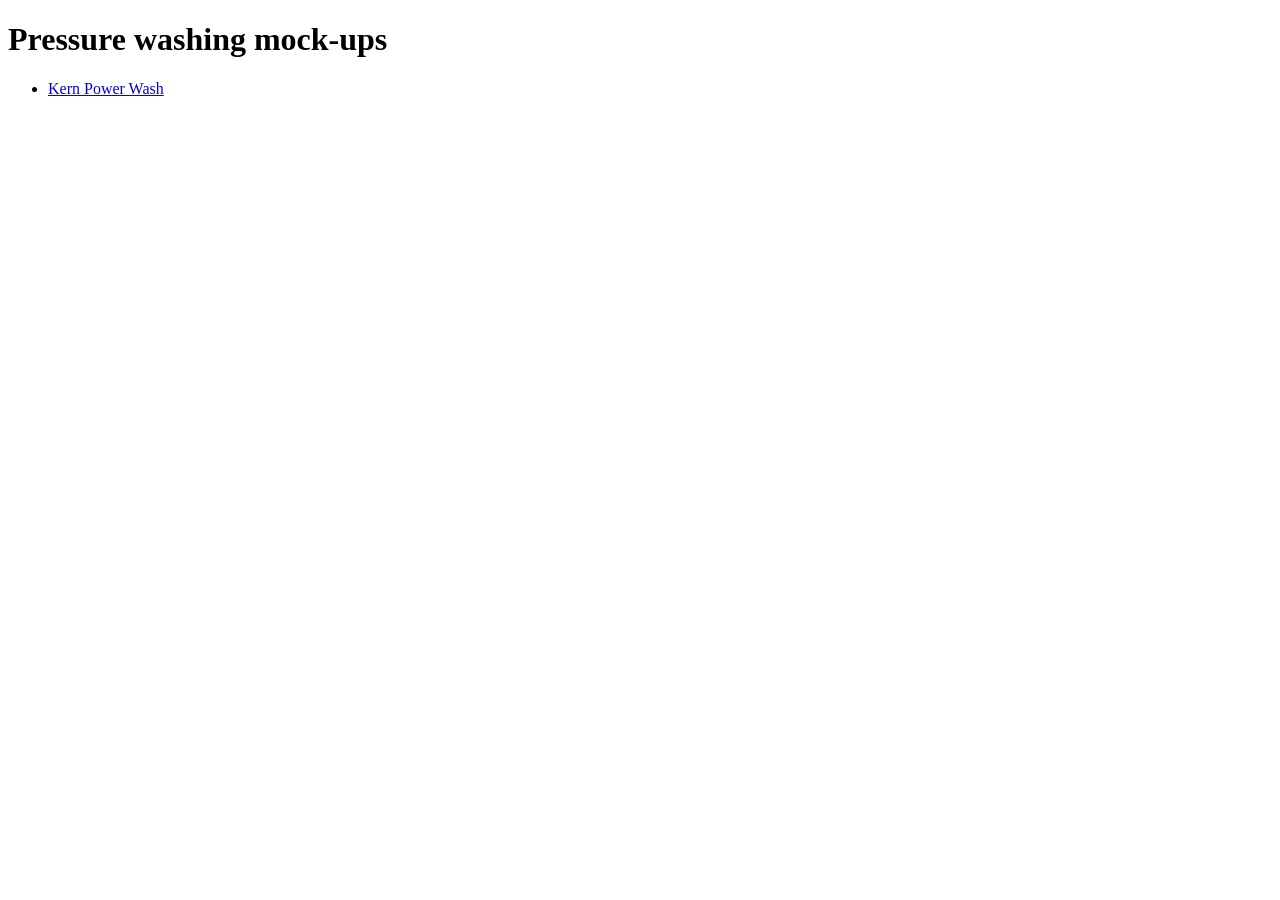
<file: index.html>
<!doctype html>
<html lang="en"><head><meta charset="utf-8"><meta name="viewport" content="width=device-width, initial-scale=1"><title>Tradecall Pro mock-ups: pressure washing</title></head>
<body><h1>Pressure washing mock-ups</h1><ul><li><a href="KernPowerWash/">Kern Power Wash</a></li></ul></body></html>
</file>
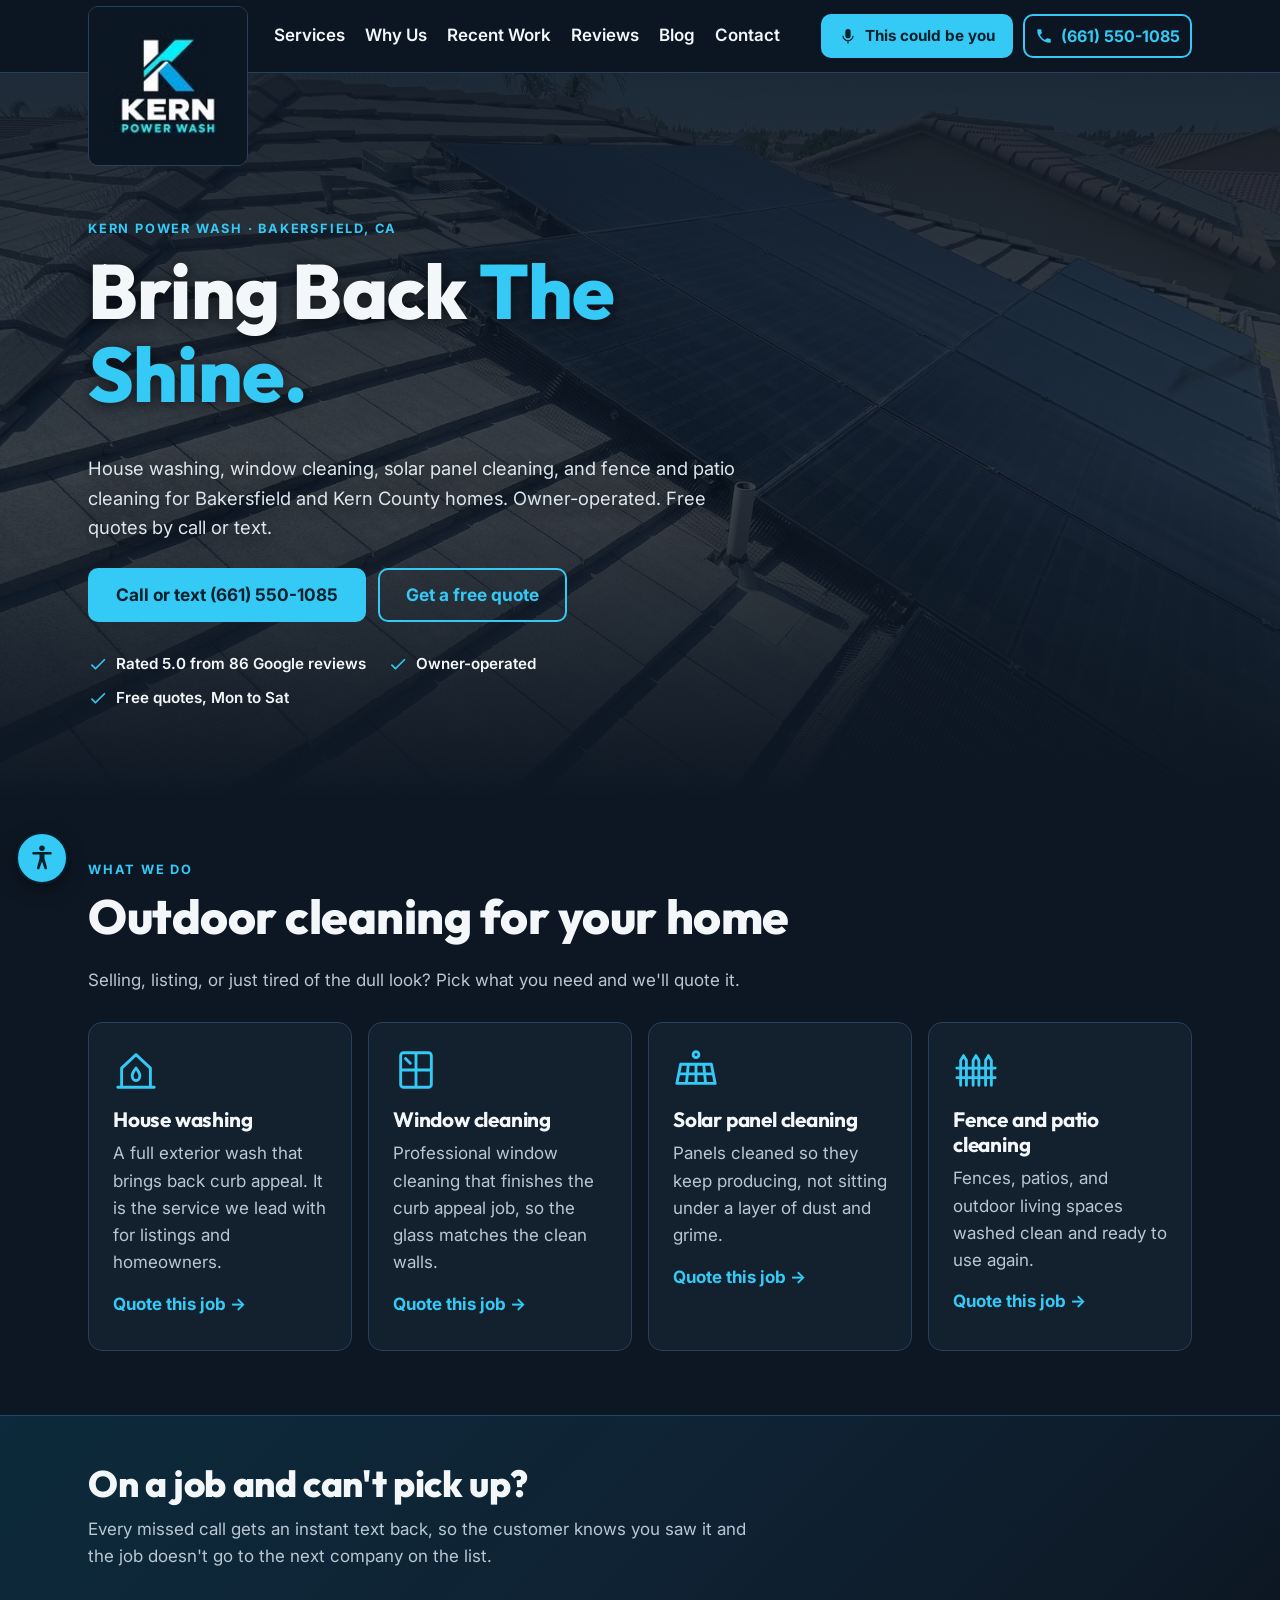
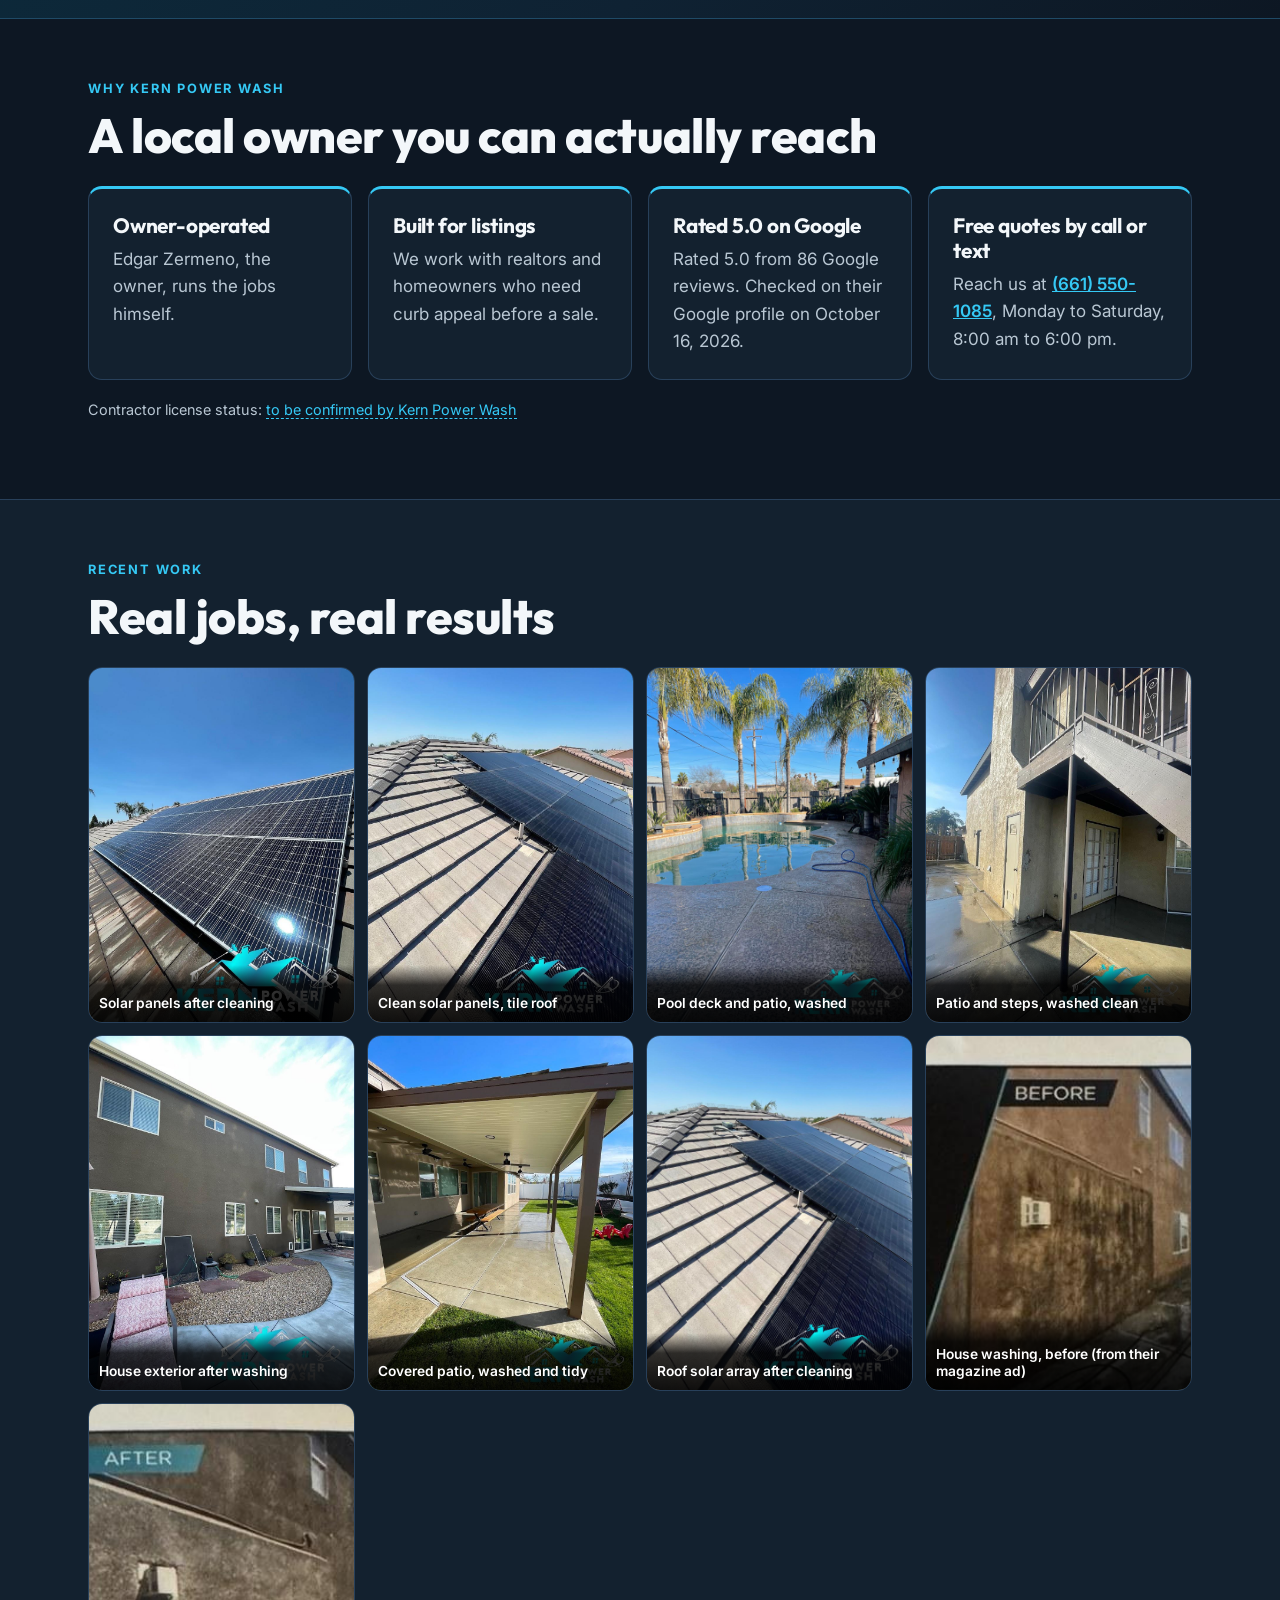
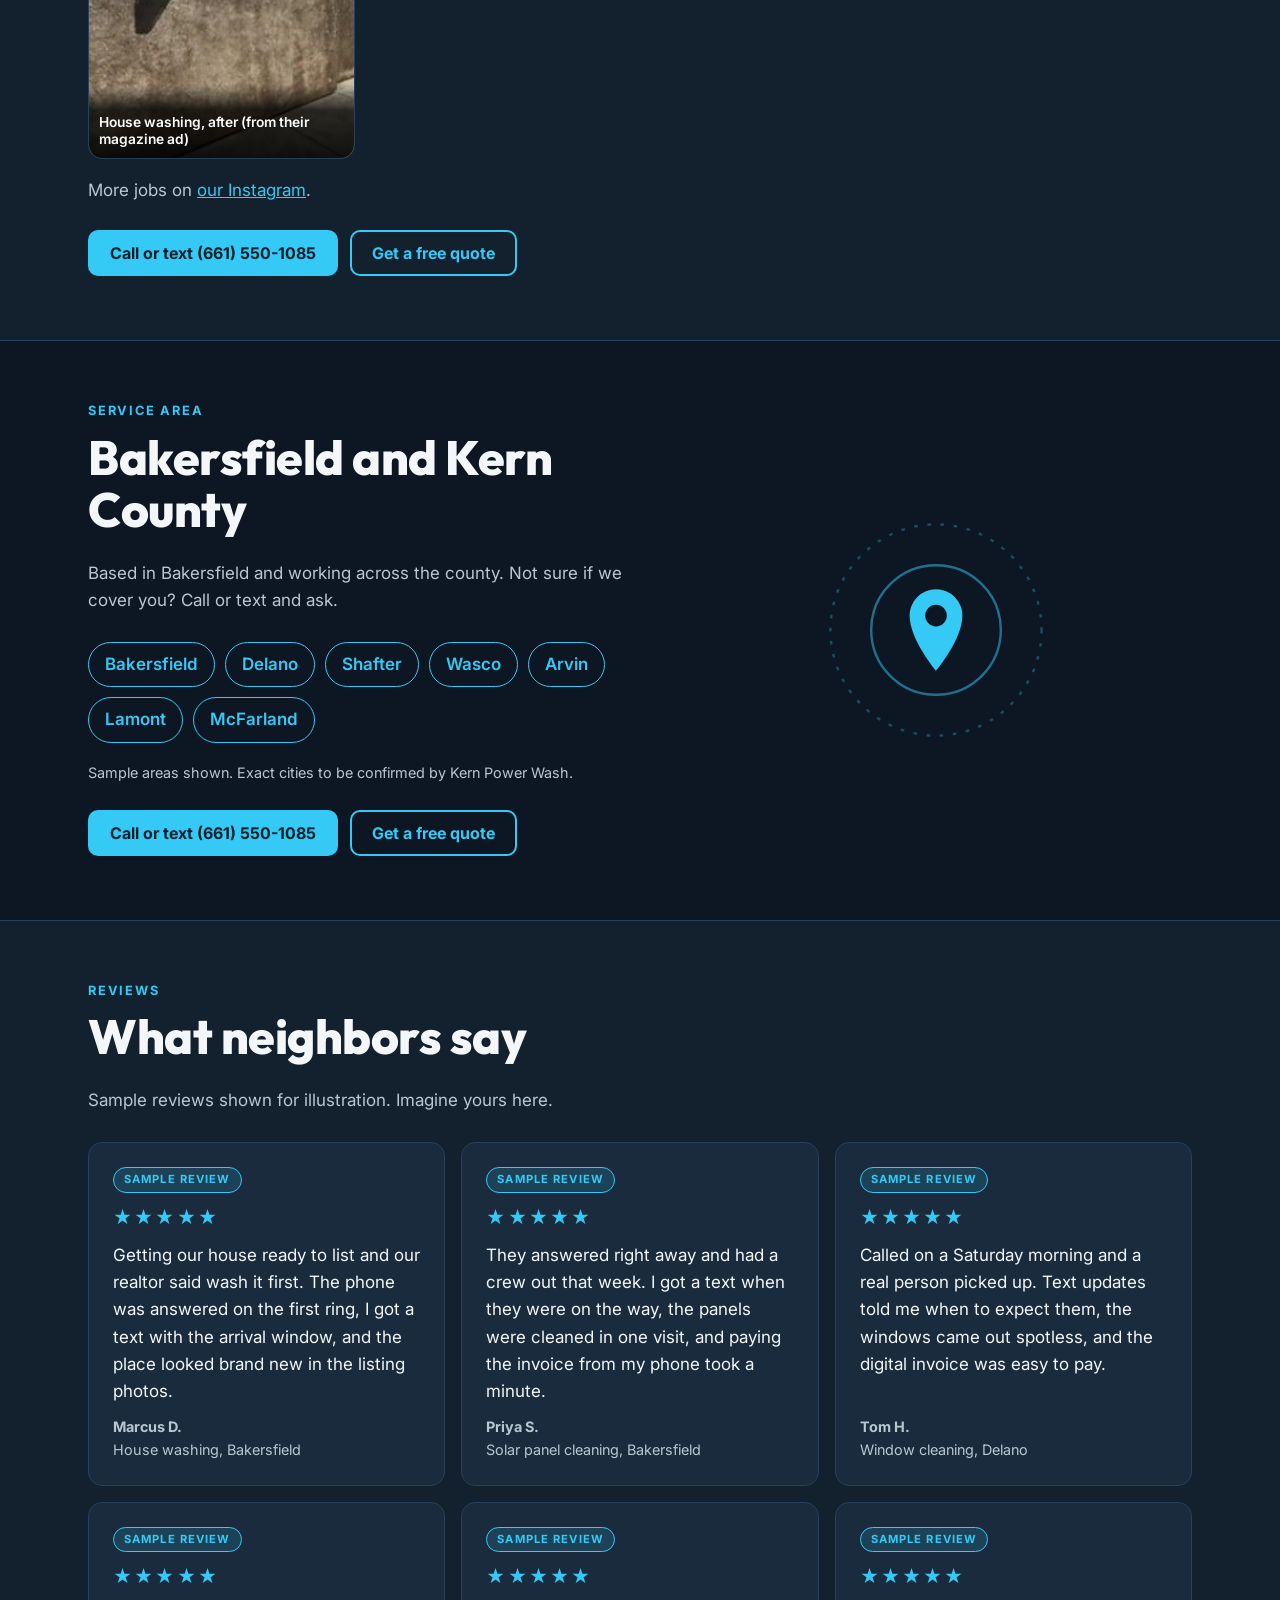
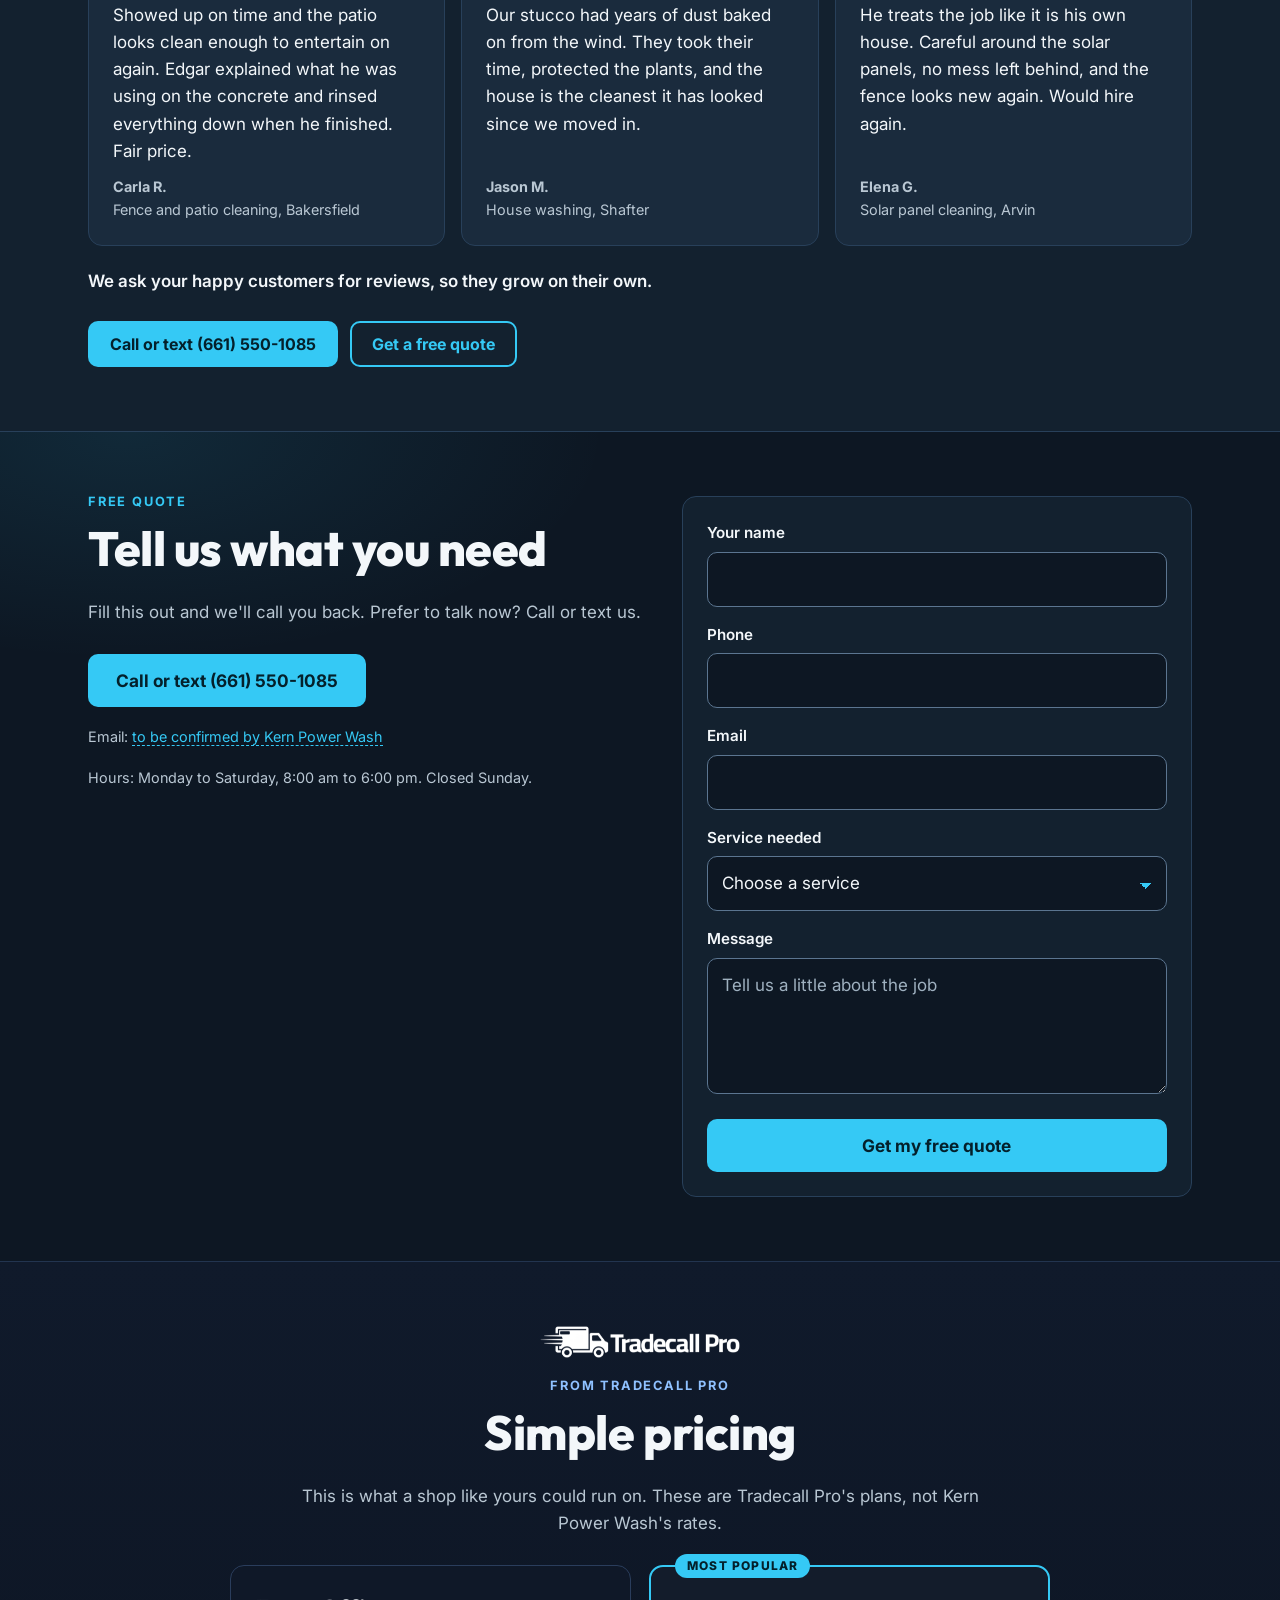
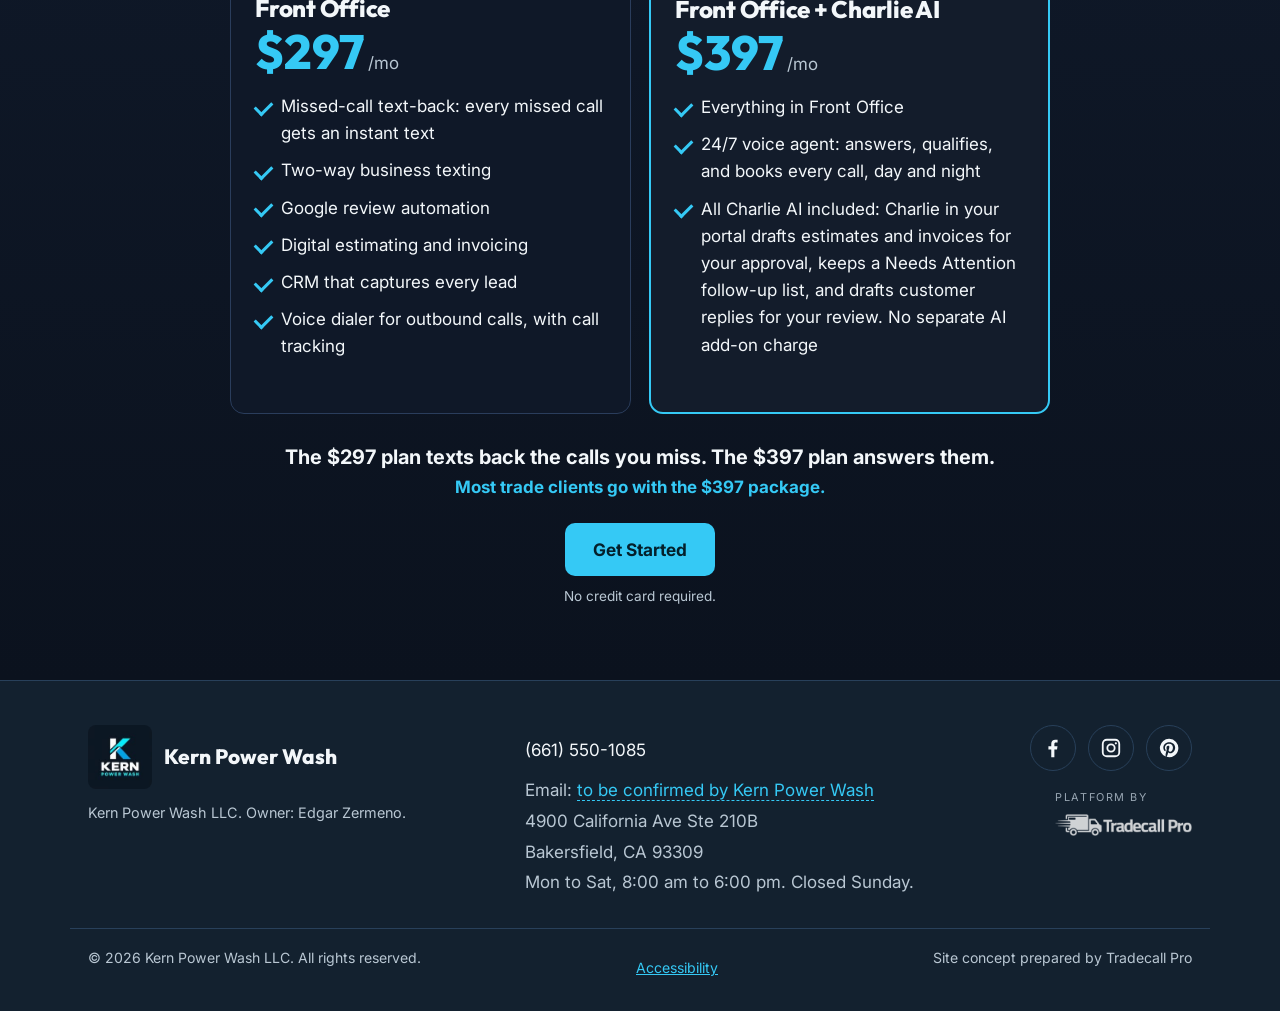
<file: KernPowerWash/index.html>
<!doctype html>
<html lang="en">
<head>
<meta charset="utf-8">
<meta name="viewport" content="width=device-width, initial-scale=1">
<title>Kern Power Wash | Pressure Washing in Bakersfield and Kern County</title>
<meta name="description" content="House washing, window cleaning, solar panel cleaning, and fence and patio cleaning for Bakersfield and Kern County homes. Owner-operated. Free quotes by call or text.">
<meta property="og:type" content="website">
<meta property="og:title" content="Kern Power Wash | Pressure Washing in Bakersfield and Kern County">
<meta property="og:description" content="House washing, window cleaning, solar panel cleaning, and fence and patio cleaning for Bakersfield and Kern County homes. Owner-operated. Free quotes by call or text.">
<meta property="og:image" content="https://tradecallpro.github.io/mockup-pressurewashing/KernPowerWash/assets/gallery/photo-03-pool-deck-patio.jpg">
<meta name="theme-color" content="#0d1723">
<link rel="icon" type="image/png" href="assets/favicon.png">
<link rel="preconnect" href="https://fonts.googleapis.com">
<link rel="preconnect" href="https://fonts.gstatic.com" crossorigin>
<link rel="stylesheet" href="https://fonts.googleapis.com/css2?family=Outfit:wght@600;700;800&family=Inter:wght@400;500;600;700&display=swap">
<link rel="stylesheet" href="styles.css?v=1">
</head>
<body>
<a class="skip" href="#main">Skip to main content</a>

<header class="site-header" id="top">
  <div class="wrap header-row">
    <a class="brand" href="#top" aria-label="Kern Power Wash, back to top">
      <img src="assets/logo.jpg" width="160" height="160" alt="Kern Power Wash logo">
    </a>
    <nav class="nav" id="nav" aria-label="Main">
      <a href="#services">Services</a>
      <a href="#why">Why Us</a>
      <a href="#work">Recent Work</a>
      <a href="#reviews">Reviews</a>
      <a href="#blog" id="blogLink" aria-haspopup="dialog">Blog</a>
      <a href="#quote">Contact</a>
    </nav>
    <div class="header-ctas">
      <button class="btn btn-call btn-demo" id="demoOpen" type="button" aria-haspopup="dialog"><svg viewBox="0 0 24 24" width="18" height="18" aria-hidden="true"><path fill="currentColor" d="M12 15a3.5 3.5 0 0 0 3.5-3.5V6a3.5 3.5 0 0 0-7 0v5.5A3.5 3.5 0 0 0 12 15zm6-3.5a6 6 0 0 1-12 0H4.5a7.5 7.5 0 0 0 6.75 7.46V22h1.5v-3.04A7.5 7.5 0 0 0 19.5 11.5z"/></svg><span>This could be you</span></button>
      <a class="btn btn-ghost header-call" href="tel:+16615501085" aria-label="Call (661) 550-1085"><svg viewBox="0 0 24 24" width="18" height="18" aria-hidden="true"><path fill="currentColor" d="M6.6 10.8a15.1 15.1 0 0 0 6.6 6.6l2.2-2.2a1 1 0 0 1 1-.25 11.4 11.4 0 0 0 3.6.57 1 1 0 0 1 1 1V20a1 1 0 0 1-1 1A17 17 0 0 1 3 4a1 1 0 0 1 1-1h3.5a1 1 0 0 1 1 1c0 1.25.2 2.45.57 3.57a1 1 0 0 1-.25 1z"/></svg><span class="call-num">(661) 550-1085</span></a>
    </div>
    <button class="menu-btn" id="menuBtn" aria-expanded="false" aria-controls="nav" aria-label="Open menu"><span></span><span></span><span></span></button>
  </div>
</header>

<main id="main">

<section class="hero" aria-labelledby="hero-h">
  <div class="wrap">
    <div class="hero-copy">
      <p class="eyebrow">Kern Power Wash &middot; Bakersfield, CA</p>
      <h1 id="hero-h">Bring Back <span class="hl">The Shine.</span></h1>
      <p class="lead">House washing, window cleaning, solar panel cleaning, and fence and patio cleaning for Bakersfield and Kern County homes. Owner-operated. Free quotes by call or text.</p>
      <div class="cta-row">
        <a class="btn btn-call btn-lg" href="tel:+16615501085">Call or text (661) 550-1085</a>
        <a class="btn btn-ghost btn-lg" href="#quote">Get a free quote</a>
      </div>
      <ul class="trust" aria-label="Why call us">
        <li><svg viewBox="0 0 24 24" width="20" height="20" aria-hidden="true"><path fill="currentColor" d="M9 16.2 4.8 12l-1.4 1.4L9 19 21 7l-1.4-1.4z"/></svg>Rated 5.0 from 86 Google reviews</li>
        <li><svg viewBox="0 0 24 24" width="20" height="20" aria-hidden="true"><path fill="currentColor" d="M9 16.2 4.8 12l-1.4 1.4L9 19 21 7l-1.4-1.4z"/></svg>Owner-operated</li>
        <li><svg viewBox="0 0 24 24" width="20" height="20" aria-hidden="true"><path fill="currentColor" d="M9 16.2 4.8 12l-1.4 1.4L9 19 21 7l-1.4-1.4z"/></svg>Free quotes, Mon to Sat</li>
      </ul>
    </div>
  </div>
</section>

<section class="section" id="services" aria-labelledby="services-h">
  <div class="wrap">
    <p class="eyebrow">What we do</p>
    <h2 id="services-h">Outdoor cleaning for your home</h2>
    <p class="section-lead">Selling, listing, or just tired of the dull look? Pick what you need and we'll quote it.</p>
    <ul class="grid services">
      <li class="card">
        <svg class="ico" viewBox="0 0 48 48" aria-hidden="true"><path d="M5 42h38M9 42V22L24 8l15 14v20" fill="none" stroke="currentColor" stroke-width="3" stroke-linejoin="round" stroke-linecap="round"/><path d="M20 30c0 3 2 5 4 5s4-2 4-5-4-8-4-8-4 5-4 8z" fill="none" stroke="currentColor" stroke-width="3" stroke-linejoin="round"/></svg>
        <h3>House washing</h3>
        <p>A full exterior wash that brings back curb appeal. It is the service we lead with for listings and homeowners.</p>
        <a class="card-link" href="#quote" data-service="House washing">Quote this job</a>
      </li>
      <li class="card">
        <svg class="ico" viewBox="0 0 48 48" aria-hidden="true"><rect x="8" y="6" width="32" height="36" rx="3" fill="none" stroke="currentColor" stroke-width="3"/><path d="M24 6v36M8 24h32" stroke="currentColor" stroke-width="3"/><path d="M13 12l5 5" stroke="currentColor" stroke-width="3" stroke-linecap="round"/></svg>
        <h3>Window cleaning</h3>
        <p>Professional window cleaning that finishes the curb appeal job, so the glass matches the clean walls.</p>
        <a class="card-link" href="#quote" data-service="Window cleaning">Quote this job</a>
      </li>
      <li class="card">
        <svg class="ico" viewBox="0 0 48 48" aria-hidden="true"><path d="M8 18h32l4 20H4z" fill="none" stroke="currentColor" stroke-width="3" stroke-linejoin="round"/><path d="M16 18l-2 20M24 18v20M32 18l2 20M6 28h36" stroke="currentColor" stroke-width="3"/><circle cx="24" cy="8" r="3" fill="none" stroke="currentColor" stroke-width="3"/></svg>
        <h3>Solar panel cleaning</h3>
        <p>Panels cleaned so they keep producing, not sitting under a layer of dust and grime.</p>
        <a class="card-link" href="#quote" data-service="Solar panel cleaning">Quote this job</a>
      </li>
      <li class="card">
        <svg class="ico" viewBox="0 0 48 48" aria-hidden="true"><path d="M8 40V14l3-5 3 5v26M21 40V14l3-5 3 5v26M34 40V14l3-5 3 5v26M4 22h40M4 32h40" fill="none" stroke="currentColor" stroke-width="3" stroke-linejoin="round" stroke-linecap="round"/></svg>
        <h3>Fence and patio cleaning</h3>
        <p>Fences, patios, and outdoor living spaces washed clean and ready to use again.</p>
        <a class="card-link" href="#quote" data-service="Fence and patio cleaning">Quote this job</a>
      </li>
    </ul>
  </div>
</section>

<section class="band" aria-labelledby="mc-h">
  <div class="wrap band-grid">
    <h2 id="mc-h">On a job and can't pick up?</h2>
    <p>Every missed call gets an instant text back, so the customer knows you saw it and the job doesn't go to the next company on the list.</p>
  </div>
</section>

<section class="section" id="why" aria-labelledby="why-h">
  <div class="wrap">
    <p class="eyebrow">Why Kern Power Wash</p>
    <h2 id="why-h">A local owner you can actually reach</h2>
    <ul class="grid why">
      <li class="card"><h3>Owner-operated</h3><p>Edgar Zermeno, the owner, runs the jobs himself.</p></li>
      <li class="card"><h3>Built for listings</h3><p>We work with realtors and homeowners who need curb appeal before a sale.</p></li>
      <li class="card"><h3>Rated 5.0 on Google</h3><p>Rated 5.0 from 86 Google reviews. Checked on their Google profile on October 16, 2026.</p></li>
      <li class="card"><h3>Free quotes by call or text</h3><p>Reach us at <a href="tel:+16615501085">(661) 550-1085</a>, Monday to Saturday, 8:00 am to 6:00 pm.</p></li>
    </ul>
    <p class="note">Contractor license status: <span class="ph">to be confirmed by Kern Power Wash</span></p>
  </div>
</section>

<section class="section alt" id="work" aria-labelledby="work-h">
  <div class="wrap">
    <p class="eyebrow">Recent work</p>
    <h2 id="work-h">Real jobs, real results</h2>
    <ul class="gallery">
      <li><a class="shot" href="https://www.instagram.com/kernpowerwash/" target="_blank" rel="noopener">
        <img src="assets/gallery/photo-01-solar-panels-closeup.jpg" alt="Close-up of solar panels cleaned by Kern Power Wash" loading="lazy" decoding="async">
        <span class="cap">Solar panels after cleaning</span><span class="sr-only"> (opens Instagram in a new tab)</span>
      </a></li>
      <li><a class="shot" href="https://www.instagram.com/kernpowerwash/" target="_blank" rel="noopener">
        <img src="assets/gallery/photo-02-solar-tile-roof.jpg" alt="Clean solar panels on a tile roof" loading="lazy" decoding="async">
        <span class="cap">Clean solar panels, tile roof</span><span class="sr-only"> (opens Instagram in a new tab)</span>
      </a></li>
      <li><a class="shot" href="https://www.instagram.com/kernpowerwash/" target="_blank" rel="noopener">
        <img src="assets/gallery/photo-03-pool-deck-patio.jpg" alt="Washed pool deck and patio" loading="lazy" decoding="async">
        <span class="cap">Pool deck and patio, washed</span><span class="sr-only"> (opens Instagram in a new tab)</span>
      </a></li>
      <li><a class="shot" href="https://www.instagram.com/kernpowerwash/" target="_blank" rel="noopener">
        <img src="assets/gallery/photo-04-patio-steps.jpg" alt="Patio and steps washed clean" loading="lazy" decoding="async">
        <span class="cap">Patio and steps, washed clean</span><span class="sr-only"> (opens Instagram in a new tab)</span>
      </a></li>
      <li><a class="shot" href="https://www.instagram.com/kernpowerwash/" target="_blank" rel="noopener">
        <img src="assets/gallery/photo-05-house-after-wash.jpg" alt="House exterior after a wash" loading="lazy" decoding="async">
        <span class="cap">House exterior after washing</span><span class="sr-only"> (opens Instagram in a new tab)</span>
      </a></li>
      <li><a class="shot" href="https://www.instagram.com/kernpowerwash/" target="_blank" rel="noopener">
        <img src="assets/gallery/photo-06-covered-patio.jpg" alt="Covered patio, washed and tidy" loading="lazy" decoding="async">
        <span class="cap">Covered patio, washed and tidy</span><span class="sr-only"> (opens Instagram in a new tab)</span>
      </a></li>
      <li><a class="shot" href="https://www.instagram.com/kernpowerwash/" target="_blank" rel="noopener">
        <img src="assets/gallery/photo-07-roof-solar-aerial.jpg" alt="Roof solar array after cleaning, seen from above" loading="lazy" decoding="async">
        <span class="cap">Roof solar array after cleaning</span><span class="sr-only"> (opens Instagram in a new tab)</span>
      </a></li>
      <li><a class="shot" href="https://www.instagram.com/kernpowerwash/" target="_blank" rel="noopener">
        <img src="assets/gallery/photo-08-house-wash-before.jpg" alt="House wall before washing, from the Kern Power Wash magazine ad" loading="lazy" decoding="async">
        <span class="cap">House washing, before (from their magazine ad)</span><span class="sr-only"> (opens Instagram in a new tab)</span>
      </a></li>
      <li><a class="shot" href="https://www.instagram.com/kernpowerwash/" target="_blank" rel="noopener">
        <img src="assets/gallery/photo-09-house-wash-after.jpg" alt="Same house wall after washing, from the Kern Power Wash magazine ad" loading="lazy" decoding="async">
        <span class="cap">House washing, after (from their magazine ad)</span><span class="sr-only"> (opens Instagram in a new tab)</span>
      </a></li>
    </ul>
    <p class="gallery-foot">More jobs on <a href="https://www.instagram.com/kernpowerwash/" target="_blank" rel="noopener">our Instagram<span class="sr-only"> (opens in a new tab)</span></a>.</p>
    <div class="cta-row">
      <a class="btn btn-call" href="tel:+16615501085">Call or text (661) 550-1085</a>
      <a class="btn btn-ghost" href="#quote">Get a free quote</a>
    </div>
  </div>
</section>

<section class="section" id="area" aria-labelledby="area-h">
  <div class="wrap area-grid">
    <div>
      <p class="eyebrow">Service area</p>
      <h2 id="area-h">Bakersfield and Kern County</h2>
      <p class="section-lead">Based in Bakersfield and working across the county. Not sure if we cover you? Call or text and ask.</p>
      <ul class="chips" aria-label="Sample service areas"><li>Bakersfield</li><li>Delano</li><li>Shafter</li><li>Wasco</li><li>Arvin</li><li>Lamont</li><li>McFarland</li></ul>
      <p class="note">Sample areas shown. Exact cities to be confirmed by Kern Power Wash.</p>
      <div class="cta-row">
        <a class="btn btn-call" href="tel:+16615501085">Call or text (661) 550-1085</a>
        <a class="btn btn-ghost" href="#quote">Get a free quote</a>
      </div>
    </div>
    <svg class="area-art" viewBox="0 0 200 200" aria-hidden="true"><circle cx="100" cy="100" r="88" fill="none" stroke="currentColor" stroke-opacity=".3" stroke-width="2" stroke-dasharray="3 8"/><circle cx="100" cy="100" r="54" fill="none" stroke="currentColor" stroke-opacity=".5" stroke-width="2"/><path d="M100 66a22 22 0 0 0-22 22c0 20 22 46 22 46s22-26 22-46a22 22 0 0 0-22-22zm0 31a9 9 0 1 1 0-18 9 9 0 0 1 0 18z" fill="currentColor"/></svg>
  </div>
</section>

<section class="section alt" id="reviews" aria-labelledby="rev-h">
  <div class="wrap">
    <p class="eyebrow">Reviews</p>
    <h2 id="rev-h">What neighbors say</h2>
    <p class="section-lead">Sample reviews shown for illustration. Imagine yours here.</p>
    <ul class="grid reviews">
      <li class="card review">
        <span class="badge">Sample review</span>
        <p class="stars" role="img" aria-label="5 out of 5 stars">&#9733;&#9733;&#9733;&#9733;&#9733;</p>
        <p class="rev-text">Getting our house ready to list and our realtor said wash it first. The phone was answered on the first ring, I got a text with the arrival window, and the place looked brand new in the listing photos.</p>
        <p class="rev-by"><strong>Marcus D.</strong><span>House washing, Bakersfield</span></p>
      </li>
      <li class="card review">
        <span class="badge">Sample review</span>
        <p class="stars" role="img" aria-label="5 out of 5 stars">&#9733;&#9733;&#9733;&#9733;&#9733;</p>
        <p class="rev-text">They answered right away and had a crew out that week. I got a text when they were on the way, the panels were cleaned in one visit, and paying the invoice from my phone took a minute.</p>
        <p class="rev-by"><strong>Priya S.</strong><span>Solar panel cleaning, Bakersfield</span></p>
      </li>
      <li class="card review">
        <span class="badge">Sample review</span>
        <p class="stars" role="img" aria-label="5 out of 5 stars">&#9733;&#9733;&#9733;&#9733;&#9733;</p>
        <p class="rev-text">Called on a Saturday morning and a real person picked up. Text updates told me when to expect them, the windows came out spotless, and the digital invoice was easy to pay.</p>
        <p class="rev-by"><strong>Tom H.</strong><span>Window cleaning, Delano</span></p>
      </li>
      <li class="card review">
        <span class="badge">Sample review</span>
        <p class="stars" role="img" aria-label="5 out of 5 stars">&#9733;&#9733;&#9733;&#9733;&#9733;</p>
        <p class="rev-text">Showed up on time and the patio looks clean enough to entertain on again. Edgar explained what he was using on the concrete and rinsed everything down when he finished. Fair price.</p>
        <p class="rev-by"><strong>Carla R.</strong><span>Fence and patio cleaning, Bakersfield</span></p>
      </li>
      <li class="card review">
        <span class="badge">Sample review</span>
        <p class="stars" role="img" aria-label="5 out of 5 stars">&#9733;&#9733;&#9733;&#9733;&#9733;</p>
        <p class="rev-text">Our stucco had years of dust baked on from the wind. They took their time, protected the plants, and the house is the cleanest it has looked since we moved in.</p>
        <p class="rev-by"><strong>Jason M.</strong><span>House washing, Shafter</span></p>
      </li>
      <li class="card review">
        <span class="badge">Sample review</span>
        <p class="stars" role="img" aria-label="5 out of 5 stars">&#9733;&#9733;&#9733;&#9733;&#9733;</p>
        <p class="rev-text">He treats the job like it is his own house. Careful around the solar panels, no mess left behind, and the fence looks new again. Would hire again.</p>
        <p class="rev-by"><strong>Elena G.</strong><span>Solar panel cleaning, Arvin</span></p>
      </li>
    </ul>
    <p class="engine">We ask your happy customers for reviews, so they grow on their own.</p>
    <div class="cta-row">
      <a class="btn btn-call" href="tel:+16615501085">Call or text (661) 550-1085</a>
      <a class="btn btn-ghost" href="#quote">Get a free quote</a>
    </div>
  </div>
</section>

<section class="section quote" id="quote" aria-labelledby="quote-h">
  <div class="wrap quote-grid">
    <div>
      <p class="eyebrow">Free quote</p>
      <h2 id="quote-h">Tell us what you need</h2>
      <p class="section-lead">Fill this out and we'll call you back. Prefer to talk now? Call or text us.</p>
      <a class="btn btn-call btn-lg" href="tel:+16615501085">Call or text (661) 550-1085</a>
      <p class="note">Email: <span class="ph">to be confirmed by Kern Power Wash</span></p>
      <p class="note">Hours: Monday to Saturday, 8:00 am to 6:00 pm. Closed Sunday.</p>
    </div>
    <div class="form-wrap">
      <!-- LEAD-CAPTURE HOOKUP (Tradecall Pro): data-endpoint is a placeholder in this mock-up, so nothing is sent. -->
      <form id="quoteForm" data-endpoint="https://example.invalid/TRADECALL-PRO-LEAD-CAPTURE-ENDPOINT" novalidate>
        <div class="field"><label for="name">Your name</label><input id="name" name="name" type="text" autocomplete="name" required></div>
        <div class="field"><label for="phone">Phone</label><input id="phone" name="phone" type="tel" autocomplete="tel" inputmode="tel" required></div>
        <div class="field"><label for="email">Email</label><input id="email" name="email" type="email" autocomplete="email" required></div>
        <div class="field"><label for="service">Service needed</label>
          <select id="service" name="service" required>
            <option value="" selected disabled>Choose a service</option>
            <option>House washing</option>
            <option>Window cleaning</option>
            <option>Solar panel cleaning</option>
            <option>Fence and patio cleaning</option>
          </select>
        </div>
        <div class="field"><label for="message">Message</label><textarea id="message" name="message" rows="4" placeholder="Tell us a little about the job"></textarea></div>
        <p class="form-error" id="formError" role="alert" hidden></p>
        <button class="btn btn-call btn-lg btn-block" type="submit">Get my free quote</button>
      </form>
      <div class="success" id="success" role="status" tabindex="-1" hidden>
        <svg viewBox="0 0 48 48" width="56" height="56" aria-hidden="true"><circle cx="24" cy="24" r="22" fill="none" stroke="currentColor" stroke-width="3"/><path d="M14 25l7 7 13-15" fill="none" stroke="currentColor" stroke-width="4" stroke-linecap="round" stroke-linejoin="round"/></svg>
        <h3>Thanks, we'll call you back shortly.</h3>
        <p>Need it sooner? Call or text <a href="tel:+16615501085">(661) 550-1085</a>.</p>
      </div>
    </div>
  </div>
</section>

<section class="pricing" id="pricing" aria-labelledby="price-h">
  <div class="wrap">
    <img class="price-logo" src="assets/tradecallpro-logo-reversed.png" alt="Tradecall Pro logo" width="360" height="58" loading="lazy">
    <p class="eyebrow">From Tradecall Pro</p>
    <h2 id="price-h">Simple pricing</h2>
    <p class="section-lead">This is what a shop like yours could run on. These are Tradecall Pro's plans, not Kern Power Wash's rates.</p>
    <div class="plans">
      <article class="plan">
        <h3>Front Office</h3>
        <p class="plan-price"><b>$297</b><span>/mo</span></p>
        <ul class="ticks">
          <li>Missed-call text-back: every missed call gets an instant text</li>
          <li>Two-way business texting</li>
          <li>Google review automation</li>
          <li>Digital estimating and invoicing</li>
          <li>CRM that captures every lead</li><li>Voice dialer for outbound calls, with call tracking</li>
        </ul>
      </article>
      <article class="plan plan-pop">
        <span class="pop-badge">Most popular</span>
        <h3>Front Office + Charlie AI</h3>
        <p class="plan-price"><b>$397</b><span>/mo</span></p>
        <ul class="ticks">
          <li>Everything in Front Office</li>
          <li>24/7 voice agent: answers, qualifies, and books every call, day and night</li><li>All Charlie AI included: Charlie in your portal drafts estimates and invoices for your approval, keeps a Needs Attention follow-up list, and drafts customer replies for your review. No separate AI add-on charge</li>
        </ul>
      </article>
    </div>
    <p class="plan-diff">The $297 plan texts back the calls you miss. The $397 plan answers them.</p>
    <p class="plan-upsell">Most trade clients go with the $397 package.</p>
    <a class="btn btn-call btn-lg plan-cta" href="https://tradecallpro.co/#trial" target="_blank" rel="noopener">Get Started<span class="sr-only"> (opens the Tradecall Pro free trial in a new tab)</span></a>
    <p class="plan-fine">No credit card required.</p>
  </div>
</section>

</main>

<footer class="site-footer">
  <div class="wrap footer-grid">
    <div>
      <a class="foot-brand" href="#top" aria-label="Kern Power Wash, back to top"><img src="assets/logo.jpg" width="64" height="64" alt="Kern Power Wash logo"><b>Kern Power Wash</b></a>
      <p class="foot-small">Kern Power Wash LLC. Owner: Edgar Zermeno.</p>
    </div>
    <address>
      <a href="tel:+16615501085">(661) 550-1085</a><br>
      Email: <span class="ph">to be confirmed by Kern Power Wash</span><br>
      4900 California Ave Ste 210B<br>Bakersfield, CA 93309<br>
      Mon to Sat, 8:00 am to 6:00 pm. Closed Sunday.
    </address>
    <div class="foot-right">
      <div class="social">
        <a href="https://www.facebook.com/profile.php?id=100083528702327" target="_blank" rel="noopener" aria-label="Kern Power Wash on Facebook (opens in a new tab)"><svg viewBox="0 0 24 24" width="22" height="22" aria-hidden="true"><path fill="currentColor" d="M13.5 22v-8.5h2.9l.5-3.5h-3.4V7.8c0-1 .3-1.7 1.7-1.7H17V3a23 23 0 0 0-2.5-.1c-2.6 0-4.4 1.6-4.4 4.5V10H7v3.5h3.1V22z"/></svg></a>
        <a href="https://www.instagram.com/kernpowerwash/" target="_blank" rel="noopener" aria-label="Kern Power Wash on Instagram (opens in a new tab)"><svg viewBox="0 0 24 24" width="22" height="22" aria-hidden="true"><path fill="currentColor" d="M7.5 2h9A5.5 5.5 0 0 1 22 7.5v9a5.5 5.5 0 0 1-5.5 5.5h-9A5.5 5.5 0 0 1 2 16.5v-9A5.5 5.5 0 0 1 7.5 2zm0 2A3.5 3.5 0 0 0 4 7.5v9A3.5 3.5 0 0 0 7.5 20h9a3.5 3.5 0 0 0 3.5-3.5v-9A3.5 3.5 0 0 0 16.5 4zM12 7a5 5 0 1 1 0 10 5 5 0 0 1 0-10zm0 2a3 3 0 1 0 0 6 3 3 0 0 0 0-6zm5.3-3.3a1.2 1.2 0 1 1 0 2.4 1.2 1.2 0 0 1 0-2.4z"/></svg></a>
        <a href="https://www.pinterest.com/kernpowerw21/" target="_blank" rel="noopener" aria-label="Kern Power Wash on Pinterest (opens in a new tab)"><svg viewBox="0 0 24 24" width="22" height="22" aria-hidden="true"><path fill="currentColor" d="M12 2a10 10 0 0 0-3.6 19.3c-.1-.8-.2-2 0-2.9l1.2-5s-.3-.6-.3-1.5c0-1.4.8-2.4 1.8-2.4.9 0 1.300.6 1.300 1.400 0 .9-.5 2.100-.8 3.300-.2 1 .5 1.800 1.500 1.800 1.800 0 3.200-1.900 3.200-4.600 0-2.400-1.700-4.100-4.200-4.100-2.900 0-4.600 2.200-4.600 4.400 0 .9.300 1.800.8 2.300.1.100.1.200.1.300l-.3 1.200c0 .2-.1.2-.3.100-1.200-.6-2-2.400-2-3.900 0-3.200 2.300-6.100 6.700-6.100 3.500 0 6.200 2.500 6.200 5.800 0 3.500-2.200 6.300-5.200 6.300-1 0-2-.5-2.300-1.200l-.6 2.400c-.2.900-.8 2-1.200 2.700A10 10 0 1 0 12 2z"/></svg></a>
      </div>
      <a class="platform-tag" href="https://tradecallpro.co" target="_blank" rel="noopener" aria-label="Platform by Tradecall Pro (opens in a new tab)">
        <span>Platform by</span>
        <img src="assets/tradecallpro-logo-reversed.png" alt="Tradecall Pro" width="360" height="58" loading="lazy">
      </a>
    </div>
  </div>
  <div class="wrap legal">
    <p>&copy; 2026 Kern Power Wash LLC. All rights reserved.</p>
    <p><a href="accessibility.html">Accessibility</a></p>
    <p>Site concept prepared by Tradecall Pro</p>
  </div>
</footer>

<a class="a11y-fab" href="accessibility.html" aria-label="Accessibility statement"><svg viewBox="0 0 24 24" aria-hidden="true" focusable="false"><path d="M12 2a2.2 2.2 0 1 1 0 4.4A2.2 2.2 0 0 1 12 2zM4.2 8.1c0-.6.5-1 1-1h13.6c.6 0 1 .5 1 1s-.4 1-1 1H14v3.3l2 7.3c.2.6-.2 1.2-.8 1.3-.5.1-1-.2-1.2-.7L12 14.8l-2 5.5c-.2.5-.7.8-1.2.7-.6-.1-1-.7-.8-1.3l2-7.3V9.1H5.2c-.5 0-1-.5-1-1z"/></svg></a>

<dialog class="demo-modal blog-modal" id="blogModal" aria-labelledby="blogModalTitle">
  <button class="modal-x" id="blogClose" type="button" aria-label="Close dialog"><svg viewBox="0 0 24 24" width="22" height="22" aria-hidden="true"><path d="M5 5l14 14M19 5 5 19" stroke="currentColor" stroke-width="2.5" stroke-linecap="round"/></svg></button>
  <p class="eyebrow">Blog</p>
  <h2 id="blogModalTitle" class="sr-only">Blog</h2>
  <article class="post">
    <span class="badge">Sample post</span>
    <h3 class="post-title">Selling a Home in Bakersfield? The Outside Is the First Showing.</h3>
    <p class="post-meta">Sample post for illustration. Not written by Kern Power Wash.</p>
    <p>Buyers in Bakersfield and across Kern County decide a lot before they ever step inside. They see the listing photos, then they pull up to the curb. If the stucco is dusty, the driveway is stained, and the windows are cloudy, that first impression costs you.</p>
    <h4>1. Start with a house wash</h4>
    <p>Wind and dust bake onto stucco, siding, and trim all year. A full exterior wash lifts it off and makes the whole house look newer. Many realtors tell sellers to do this one first.</p>
    <h4>2. Don't forget the concrete and the patio</h4>
    <p>Driveways, walkways, patios, and fences show wear fast. Washing them clean makes the yard look cared for and gives your listing photos a cleaner backdrop.</p>
    <h4>3. Finish with clean windows</h4>
    <p>Clear glass lets in more light and makes every room look bigger. If the home has solar panels, getting them cleaned is a smart add-on, since buyers like to see panels that look well kept.</p>
    <h4>4. Book early, before photos</h4>
    <p>Wash first, photograph second. Most home washes are done in a single visit, so a call or text a few days before the photographer arrives is usually enough. Serving Bakersfield, Delano, Shafter, Wasco, and the rest of Kern County.</p>
  </article>
  <aside class="gets" aria-labelledby="getsTitle">
    <p class="eyebrow">What you get</p>
    <h3 id="getsTitle">Free Monthly Blog Posts</h3>
    <ul class="ticks">
      <li>Fresh content Google rewards: every post is another page that can rank for local searches.</li>
      <li>Answers the questions customers are already typing into Google.</li>
      <li>Written for your trade and your town, published to your site, zero effort from you.</li>
    </ul>
    <p class="gets-line">Every Tradecall Pro website includes at least one blog post per month.</p>
    <a class="btn btn-call btn-lg" href="https://tradecallpro.co/#trial" target="_blank" rel="noopener">Get Started<span class="sr-only"> (opens the Tradecall Pro free trial in a new tab)</span></a>
  </aside>
</dialog>

<dialog class="demo-modal" id="demoModal" aria-labelledby="demoTitle">
  <button class="modal-x" id="demoClose" type="button" aria-label="Close dialog"><svg viewBox="0 0 24 24" width="22" height="22" aria-hidden="true"><path d="M5 5l14 14M19 5 5 19" stroke="currentColor" stroke-width="2.5" stroke-linecap="round"/></svg></button>
  <p class="eyebrow">Voice AI demo</p>
  <h2 id="demoTitle">Hear it in action</h2>
  <p class="modal-copy">You're about to experience how a live AI agent answers your phones when you can't pick up. Tap the call button, allow your microphone, and play the homeowner for a minute.</p>
  <div class="demo-box">
    <button class="btn btn-call btn-lg btn-block" id="demoCall" type="button">
      <svg viewBox="0 0 24 24" width="20" height="20" aria-hidden="true"><path fill="currentColor" d="M6.6 10.8a15.1 15.1 0 0 0 6.6 6.6l2.2-2.2a1 1 0 0 1 1-.25 11.4 11.4 0 0 0 3.6.57 1 1 0 0 1 1 1V20a1 1 0 0 1-1 1A17 17 0 0 1 3 4a1 1 0 0 1 1-1h3.5a1 1 0 0 1 1 1c0 1.25.2 2.45.57 3.57a1 1 0 0 1-.25 1z"/></svg>
      <span class="lbl">Call now</span>
    </button>
    <p class="demo-timer" id="demoTimer" hidden>0:00</p>
    <p class="demo-fail" id="demoFail" hidden>We couldn't start the demo call.</p>
    <p class="demo-status" id="demoStatus" role="status" aria-live="polite"></p>
    <div id="demoTs"></div>
    <p class="demo-after" id="demoAfter" hidden>Want this answering your shop's phones? <a href="https://tradecallpro.co/" target="_blank" rel="noopener">Start your free trial with Tradecall Pro<span class="sr-only"> (opens in a new tab)</span></a>.</p>
  </div>
  <p class="modal-fine">Live demo by Tradecall Pro.</p>
</dialog>

<div class="mobile-bar" id="mobileBar" role="region" aria-label="Call or request a quote">
  <a class="btn btn-call" href="tel:+16615501085">Call now</a>
  <a class="btn btn-ghost" href="#quote">Free quote</a>
</div>

<script src="script.js?v=1"></script>
<script src="demo.js?v=1"></script>
<script src="mockup-beacon.js" data-mockup-id="kern-power-wash" defer></script>
</body>
</html>
</file>
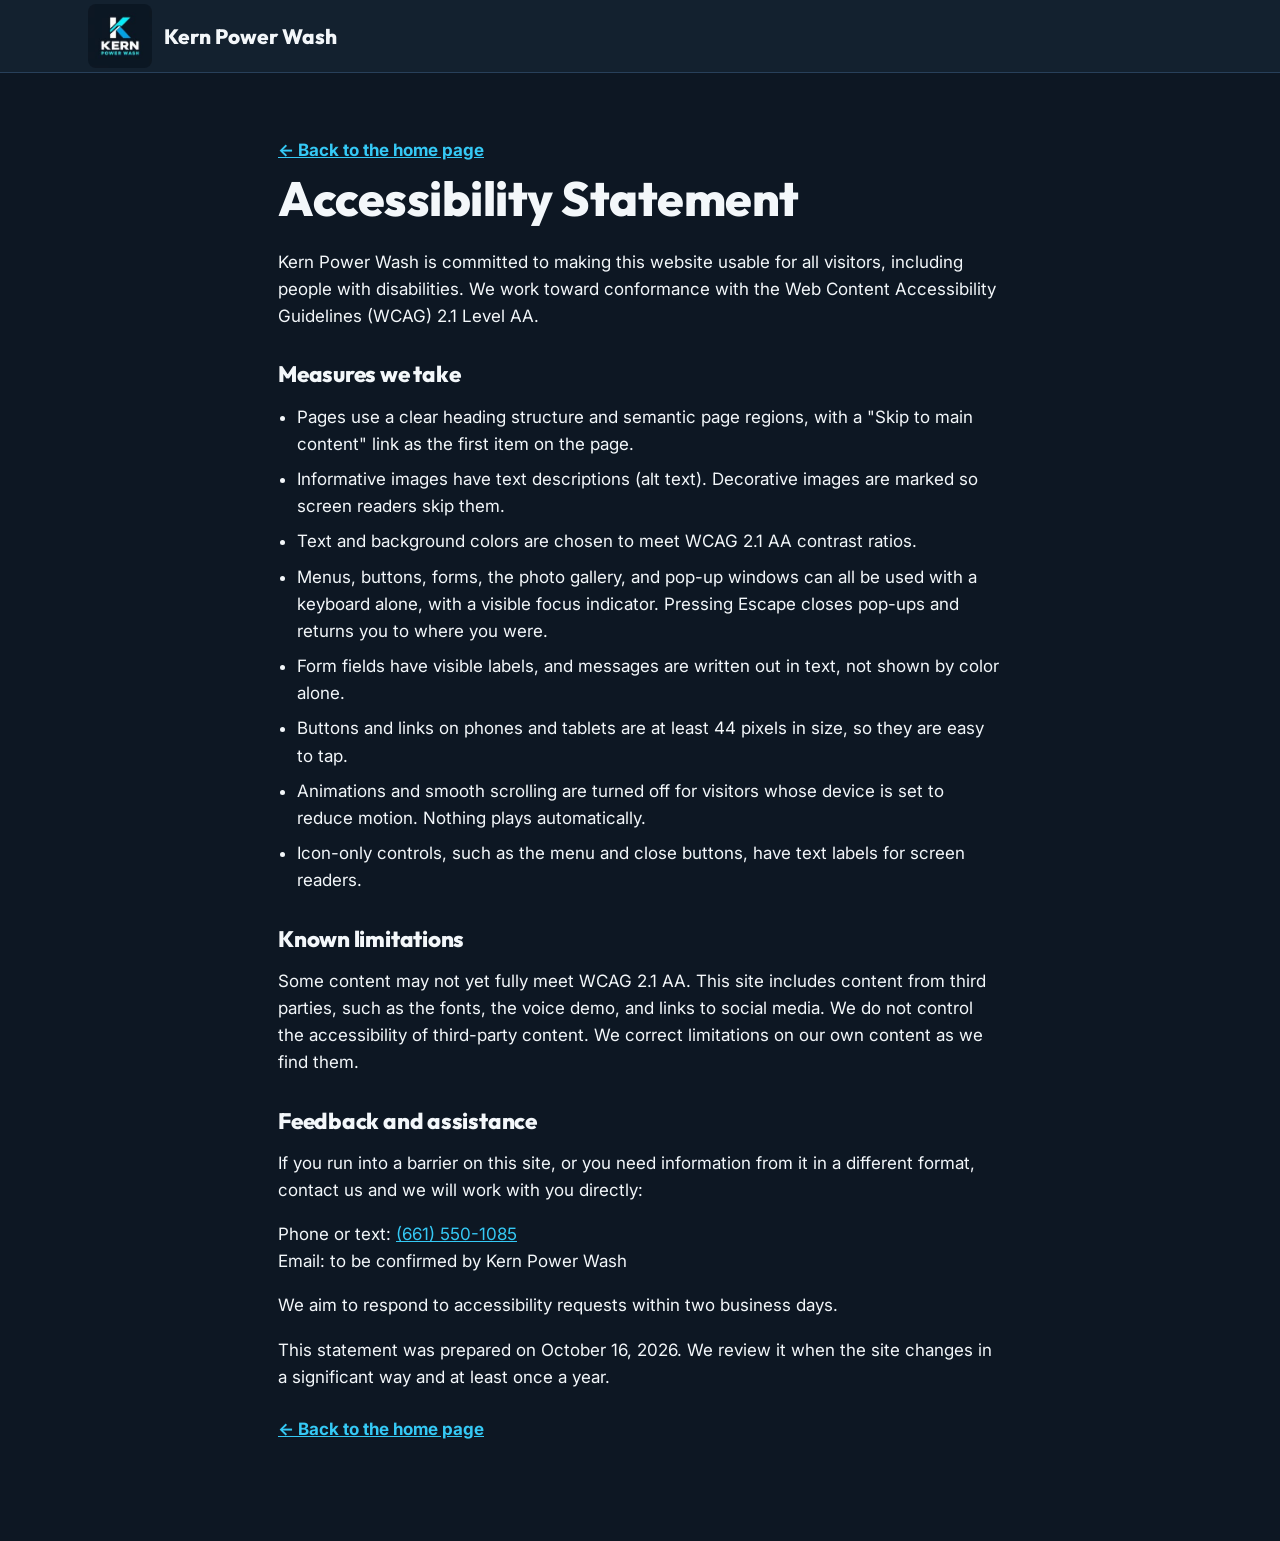
<file: KernPowerWash/accessibility.html>
<!doctype html>
<html lang="en">
<head>
<meta charset="utf-8">
<meta name="viewport" content="width=device-width, initial-scale=1">
<title>Accessibility Statement | Kern Power Wash</title>
<meta name="description" content="Accessibility statement for the Kern Power Wash website.">
<link rel="icon" type="image/png" href="assets/favicon.png">
<link rel="stylesheet" href="https://fonts.googleapis.com/css2?family=Outfit:wght@600;700;800&family=Inter:wght@400;500;600;700&display=swap">
<link rel="stylesheet" href="styles.css?v=1">
<style>body{padding-bottom:0}.stmt{max-width:760px;padding:56px 18px 72px}.stmt h1{font-size:clamp(2rem,6vw,3rem)}.stmt h2{font-size:1.4rem;margin-top:32px}.stmt ul{padding-left:1.2rem}.stmt li{margin-bottom:8px}.stmt .back{display:inline-flex;align-items:center;min-height:44px;font-weight:700}.stmt .top-bar{background:var(--bg2);border-bottom:1px solid var(--line)}</style>
</head>
<body>
<a class="skip" href="#main">Skip to main content</a>
<header class="top-bar" style="background:var(--bg2);border-bottom:1px solid var(--line)">
  <div class="wrap" style="display:flex;align-items:center;gap:14px;min-height:72px">
    <a class="foot-brand" href="index.html" aria-label="Kern Power Wash, back to the home page"><img src="assets/logo.jpg" width="64" height="64" alt="Kern Power Wash logo"><b>Kern Power Wash</b></a>
  </div>
</header>
<main id="main" class="wrap stmt">
  <a class="back" href="index.html">&larr; Back to the home page</a>
  <h1>Accessibility Statement</h1>
  <p>Kern Power Wash is committed to making this website usable for all visitors, including people with disabilities. We work toward conformance with the Web Content Accessibility Guidelines (WCAG) 2.1 Level AA.</p>
  <h2>Measures we take</h2>
  <ul>
    <li>Pages use a clear heading structure and semantic page regions, with a "Skip to main content" link as the first item on the page.</li>
    <li>Informative images have text descriptions (alt text). Decorative images are marked so screen readers skip them.</li>
    <li>Text and background colors are chosen to meet WCAG 2.1 AA contrast ratios.</li>
    <li>Menus, buttons, forms, the photo gallery, and pop-up windows can all be used with a keyboard alone, with a visible focus indicator. Pressing Escape closes pop-ups and returns you to where you were.</li>
    <li>Form fields have visible labels, and messages are written out in text, not shown by color alone.</li>
    <li>Buttons and links on phones and tablets are at least 44 pixels in size, so they are easy to tap.</li>
    <li>Animations and smooth scrolling are turned off for visitors whose device is set to reduce motion. Nothing plays automatically.</li>
    <li>Icon-only controls, such as the menu and close buttons, have text labels for screen readers.</li>
  </ul>
  <h2>Known limitations</h2>
  <p>Some content may not yet fully meet WCAG 2.1 AA. This site includes content from third parties, such as the fonts, the voice demo, and links to social media. We do not control the accessibility of third-party content. We correct limitations on our own content as we find them.</p>
  <h2>Feedback and assistance</h2>
  <p>If you run into a barrier on this site, or you need information from it in a different format, contact us and we will work with you directly:</p>
  <p>Phone or text: <a href="tel:+16615501085">(661) 550-1085</a><br>Email: to be confirmed by Kern Power Wash</p>
  <p>We aim to respond to accessibility requests within two business days.</p>
  <p>This statement was prepared on October 16, 2026. We review it when the site changes in a significant way and at least once a year.</p>
  <p><a class="back" href="index.html">&larr; Back to the home page</a></p>
</main>
</body>
</html>
</file>
<file: KernPowerWash/styles.css>
:root{
  --bg:#0d1723; --bg2:#13212f; --bg3:#1a2b3d; --line:#28405a;
  --text:#f3f7fa; --muted:#b9c7d3;
  --acc:#35c9f5; --acc-d:#1fb3e0; --on-acc:#04202b;
  --head:"Outfit","Avenir Next","Segoe UI",system-ui,sans-serif;
  --body:"Inter",system-ui,-apple-system,"Segoe UI",Roboto,Arial,sans-serif;
  --r:14px; --hdr:72px;
}
*{box-sizing:border-box}
html{scroll-behavior:smooth;scroll-padding-top:calc(var(--hdr) + 12px)}
body{margin:0;background:var(--bg);color:var(--text);font:400 17px/1.6 var(--body);-webkit-font-smoothing:antialiased;padding-bottom:84px}
img,svg{display:block;max-width:100%}
a{color:var(--acc)}
a:focus-visible,button:focus-visible,input:focus-visible,select:focus-visible,textarea:focus-visible{outline:3px solid var(--acc);outline-offset:2px}
.wrap{width:100%;max-width:1140px;margin:0 auto;padding:0 18px}
.skip{position:absolute;left:-999px;top:8px;background:var(--acc);color:var(--on-acc);padding:8px 14px;border-radius:8px;z-index:100;min-height:44px;display:inline-flex;align-items:center;font-weight:700}
.skip:focus{left:8px}
.sr-only{position:absolute;width:1px;height:1px;overflow:hidden;clip:rect(0 0 0 0);white-space:nowrap}
[hidden]{display:none!important}

h1,h2,h3{font-family:var(--head);letter-spacing:-.01em;line-height:1.08;margin:0 0 .5em}
h1{font-size:clamp(2.6rem,8.5vw,4.8rem);font-weight:800}
h2{font-size:clamp(1.9rem,5.5vw,3rem);font-weight:800}
h3{font-size:1.3rem;font-weight:700;line-height:1.2;margin-bottom:.4em}
.hl{color:var(--acc)}
.eyebrow{font:700 .8rem/1 var(--body);letter-spacing:.14em;text-transform:uppercase;color:var(--acc);margin:0 0 14px}
.lead{font-size:1.15rem;color:#dbe6ee;max-width:36em}
.section-lead{color:var(--muted);max-width:40em;margin:0 0 28px}
.note{color:var(--muted);font-size:.9rem;margin-top:18px}
.ph{color:var(--acc);border-bottom:1px dashed var(--acc)}

.btn{display:inline-flex;align-items:center;justify-content:center;gap:8px;font:700 1rem/1 var(--body);text-decoration:none;border-radius:10px;padding:13px 20px;min-height:44px;border:2px solid transparent;cursor:pointer;transition:transform .12s,background .12s}
.btn:hover{transform:translateY(-1px)}
.btn-call{background:var(--acc);color:var(--on-acc)}
.btn-call:hover{background:#6fdcfa}
.btn-ghost{border-color:var(--acc);color:var(--acc);background:transparent}
.btn-ghost:hover{background:rgba(53,201,245,.12)}
.btn-lg{padding:16px 26px;font-size:1.08rem}
.btn-block{width:100%}
.cta-row{display:flex;flex-wrap:wrap;gap:12px;margin-top:26px}

/* header: logo overhangs the bar at the top of the page, then tucks in on scroll */
.site-header{position:sticky;top:0;z-index:50;background:rgba(13,23,35,.96);backdrop-filter:blur(8px);border-bottom:1px solid var(--line)}
.header-row{display:flex;align-items:center;gap:14px;height:var(--hdr);position:relative}
.brand{flex:none;display:block;position:relative;width:110px;height:calc(var(--hdr) - 12px);color:var(--text);text-decoration:none}
.brand img{position:absolute;left:0;top:0;width:110px;height:110px;border-radius:10px;border:1px solid var(--line);transition:width .2s,height .2s}
.site-header.scrolled .brand img{width:60px;height:60px;top:0}
.brand{display:flex;align-items:center}
.nav{display:none}
.header-ctas{margin-left:auto;display:flex;align-items:center;gap:6px}
.header-call{min-width:44px;min-height:44px;padding:10px;display:inline-flex}
.call-num{display:none}
.btn-demo{padding:10px 10px;font-size:.84rem;white-space:nowrap;box-shadow:0 0 0 0 rgba(53,201,245,.6);animation:pulse 2.4s infinite}
@keyframes pulse{70%{box-shadow:0 0 0 10px rgba(53,201,245,0)}100%{box-shadow:0 0 0 0 rgba(53,201,245,0)}}
.menu-btn{background:none;border:0;width:44px;min-width:44px;height:44px;display:flex;flex-direction:column;justify-content:center;gap:5px;align-items:center;cursor:pointer;flex:none}
.menu-btn span{display:block;width:24px;height:3px;background:var(--text);border-radius:2px;transition:transform .2s,opacity .2s}
.menu-btn[aria-expanded="true"] span:nth-child(1){transform:translateY(8px) rotate(45deg)}
.menu-btn[aria-expanded="true"] span:nth-child(2){opacity:0}
.menu-btn[aria-expanded="true"] span:nth-child(3){transform:translateY(-8px) rotate(-45deg)}
.nav.open{display:flex;flex-direction:column;position:absolute;top:var(--hdr);left:0;right:0;background:var(--bg2);border-bottom:1px solid var(--line);padding:8px 18px 16px}
.nav a{color:var(--text);text-decoration:none;font-weight:600;display:inline-flex;align-items:center;min-height:44px}
.nav.open a{padding:10px 4px;border-bottom:1px solid var(--line)}

/* hero */
.hero{position:relative;isolation:isolate;padding:120px 0 64px;background:#0d1723 url("assets/hero-solar-roof.jpg") 60% 40%/cover no-repeat}
.hero::before{content:"";position:absolute;inset:0;z-index:-1;background:linear-gradient(180deg,rgba(13,23,35,.9) 0%,rgba(13,23,35,.8) 55%,var(--bg) 100%)}
.hero-copy{max-width:660px}
.hero h1,.hero .lead{text-shadow:0 2px 14px rgba(0,0,0,.6)}
.trust{list-style:none;padding:0;margin:30px 0 0;display:flex;flex-wrap:wrap;gap:10px 22px}
.trust li{display:flex;align-items:center;gap:8px;font-weight:600;font-size:.95rem}
.trust svg{color:var(--acc);flex:none}

/* sections */
.section{padding:64px 0}
.section.alt{background:var(--bg2);border-block:1px solid var(--line)}
.grid{list-style:none;padding:0;margin:0;display:grid;gap:16px}
.card{background:var(--bg2);border:1px solid var(--line);border-radius:var(--r);padding:24px}
.alt .card{background:var(--bg3)}
.card p{margin:0;color:var(--muted)}
.ico{width:46px;height:46px;color:var(--acc);margin-bottom:14px}
.card-link{display:inline-flex;align-items:center;min-height:44px;margin-top:6px;font-weight:700;text-decoration:none}
.card-link::after{content:" \2192";white-space:pre}
.card-link:hover{text-decoration:underline}
.services .card{display:flex;flex-direction:column;align-items:flex-start}
.why .card{border-top:3px solid var(--acc)}
.why .card p a{font-weight:600}

/* text-back band */
.band{background:linear-gradient(135deg,#0c2a3b,#0f2233 55%,#0d1723);border-block:1px solid #1f4a66;padding:48px 0}
.band-grid{display:grid;gap:12px;align-items:center}
.band h2{font-size:clamp(1.6rem,4.5vw,2.3rem);margin:0}
.band p{margin:0;color:var(--muted);max-width:40em}

/* gallery */
.gallery{list-style:none;margin:0;padding:0;display:grid;grid-template-columns:repeat(2,1fr);gap:12px}
.shot{position:relative;display:block;border-radius:var(--r);overflow:hidden;aspect-ratio:3/4;background:var(--bg3);border:1px solid var(--line)}
.shot img{width:100%;height:100%;object-fit:cover}
.cap{position:absolute;left:0;right:0;bottom:0;padding:30px 10px 10px;background:linear-gradient(rgba(0,0,0,0),rgba(0,0,0,.78) 35%,rgba(0,0,0,.92));color:#fff;font-weight:600;font-size:.86rem;line-height:1.25}
.gallery-foot{margin:18px 0 0;color:var(--muted)}
@media (hover:hover) and (pointer:fine) and (prefers-reduced-motion:no-preference){
  .shot{transition:box-shadow .25s ease-out}
  .shot img{transition:transform .25s ease-out}
  .shot:hover,.shot:focus-visible{box-shadow:0 10px 26px rgba(0,0,0,.55)}
  .shot:hover img,.shot:focus-visible img{transform:scale(1.04)}
}

/* area */
.chips{list-style:none;padding:0;margin:0;display:flex;flex-wrap:wrap;gap:10px}
.chips li{border:1px solid var(--acc);color:var(--acc);border-radius:999px;padding:8px 16px;font-weight:600}
.area-grid{display:grid;gap:30px;align-items:center}
.area-art{color:var(--acc);width:100%;max-width:240px;margin:0 auto}

/* reviews */
.review{display:flex;flex-direction:column;gap:10px}
.badge{align-self:flex-start;background:rgba(53,201,245,.14);border:1px solid var(--acc);color:var(--acc);font:700 .7rem/1 var(--body);letter-spacing:.1em;text-transform:uppercase;border-radius:999px;padding:6px 10px}
.stars{color:var(--acc)!important;font-size:1.15rem;letter-spacing:.12em;margin:0!important}
.rev-text{color:var(--text)!important}
.rev-by{display:flex;flex-direction:column;margin-top:auto!important;font-size:.9rem}
.rev-by span{color:var(--muted)}
.engine{margin:22px 0 0;font-weight:600}

/* quote */
.quote{background:radial-gradient(800px 380px at 10% 0,rgba(53,201,245,.1),transparent 60%),var(--bg)}
.quote-grid{display:grid;gap:32px}
.form-wrap{background:var(--bg2);border:1px solid var(--line);border-radius:var(--r);padding:24px}
.field{margin-bottom:16px}
label{display:block;font-weight:600;margin-bottom:6px;font-size:.95rem}
input,select,textarea{width:100%;font:inherit;color:var(--text);background:#0d1723;border:1.5px solid #5b7590;border-radius:10px;padding:13px 14px;min-height:44px}
input::placeholder,textarea::placeholder{color:#9fb1c0}
select{appearance:none;background-image:linear-gradient(45deg,transparent 50%,var(--acc) 50%),linear-gradient(135deg,var(--acc) 50%,transparent 50%);background-position:calc(100% - 20px) 55%,calc(100% - 14px) 55%;background-size:6px 6px;background-repeat:no-repeat;padding-right:38px}
.form-error{color:#ffb4a8;font-weight:600;margin:0 0 14px}
.success{text-align:center;padding:20px 8px}
.success svg{color:var(--acc);margin:0 auto 14px}
.success h3{font-size:1.9rem;font-weight:800}
.success p{color:var(--muted)}

/* pricing */
.pricing{background:linear-gradient(180deg,#101a2b,#0b121e);border-top:1px solid #22344f;padding:64px 0 72px;text-align:center}
.pricing .eyebrow{color:#8fc1ff}
.pricing .section-lead{margin-inline:auto}
.price-logo{width:200px;height:auto;margin:0 auto 22px}
.plans{display:grid;gap:18px;max-width:820px;margin:8px auto 0;text-align:left;align-items:stretch}
.plan{position:relative;background:#0f1828;border:1px solid #2a3d5c;border-radius:var(--r);padding:28px 24px;display:flex;flex-direction:column}
.plan-pop{border:2px solid var(--acc);background:#131c2b}
.pop-badge{position:absolute;top:-13px;left:24px;background:var(--acc);color:var(--on-acc);font:800 .75rem/1 var(--body);letter-spacing:.1em;text-transform:uppercase;border-radius:999px;padding:6px 12px}
.plan h3{font-size:1.5rem;font-weight:800;margin:0 0 4px}
.plan-price{margin:0 0 16px}
.plan-price b{font:800 3rem/1 var(--head);color:var(--acc)}
.plan-price span{color:var(--muted);margin-left:4px}
.ticks{list-style:none;margin:0 0 24px;padding:0;display:grid;gap:10px;flex:1;align-content:start}
.ticks li{position:relative;padding-left:26px}
.ticks li::before{content:"";position:absolute;left:0;top:.45em;width:14px;height:8px;border-left:3px solid var(--acc);border-bottom:3px solid var(--acc);transform:rotate(-45deg)}
.plan-diff{margin:30px 0 4px;font:700 1.25rem/1.3 var(--body)}
.plan-upsell{margin:0;color:var(--acc);font-weight:700}
.plan-cta{margin-top:22px}
.plan-fine{margin:10px 0 0;font-size:.85rem;color:var(--muted)}

/* footer */
.site-footer{background:var(--bg2);border-top:1px solid var(--line);padding:44px 0 20px}
.footer-grid{display:grid;gap:26px}
.site-footer address{font-style:normal;color:var(--muted);line-height:1.8}
.site-footer address a{color:var(--text);text-decoration:none;display:inline-block;padding:10px 0}
.site-footer address a:hover{color:var(--acc)}
.foot-brand{display:flex;align-items:center;gap:12px;text-decoration:none;color:var(--text);min-height:44px}
.foot-brand img{width:64px;height:64px;border-radius:8px}
.foot-brand b{font:800 1.3rem/1.1 var(--head)}
.foot-small{color:var(--muted);font-size:.9rem;margin:12px 0 0}
.foot-right{display:flex;flex-direction:column;gap:18px;align-items:flex-start}
.social{display:flex;gap:12px}
.social a{width:46px;height:46px;border:1px solid var(--line);border-radius:50%;display:grid;place-items:center;color:var(--text)}
.social a:hover{color:var(--on-acc);background:var(--acc);border-color:var(--acc)}
.platform-tag{display:inline-flex;flex-direction:column;gap:8px;text-decoration:none!important;color:var(--muted);opacity:.8;min-height:44px}
.platform-tag span{font-size:.68rem;letter-spacing:.14em;text-transform:uppercase;text-decoration:none!important}
.platform-tag img{height:22px;width:auto;max-width:none}
.platform-tag:hover,.platform-tag:focus-visible{opacity:1}
.legal{display:flex;flex-wrap:wrap;justify-content:space-between;gap:8px;margin-top:30px;padding-top:18px;border-top:1px solid var(--line);color:var(--muted);font-size:.88rem}
.legal p{margin:0}
.legal a{display:inline-flex;align-items:center;min-height:44px}

/* mobile call bar */
.mobile-bar{position:fixed;left:0;right:0;bottom:0;z-index:40;display:grid;grid-template-columns:1fr 1fr;gap:10px;padding:10px 12px calc(10px + env(safe-area-inset-bottom));background:rgba(13,23,35,.97);border-top:1px solid var(--line);transition:transform .25s}
.mobile-bar .btn{padding:16px 10px;font-size:1.05rem;min-height:52px}
.mobile-bar .btn-ghost{background:var(--bg)}
.mobile-bar.hide{transform:translateY(110%);pointer-events:none}

/* accessibility statement icon, bottom left */
.a11y-fab{position:fixed;left:16px;bottom:calc(86px + env(safe-area-inset-bottom));z-index:45;width:52px;height:52px;border-radius:50%;border:2px solid var(--on-acc);background:var(--acc);color:var(--on-acc);display:grid;place-items:center;box-shadow:0 6px 18px rgba(0,0,0,.4);text-decoration:none}
.a11y-fab:hover{filter:brightness(.93)}
.a11y-fab svg{width:30px;height:30px;fill:currentColor}

/* modals */
.demo-modal{width:min(92vw,520px);max-height:92vh;overflow:auto;background:var(--bg2);color:var(--text);border:1px solid var(--line);border-top:4px solid var(--acc);border-radius:var(--r);padding:28px 24px 22px;box-shadow:0 24px 80px rgba(0,0,0,.7)}
.demo-modal::backdrop{background:rgba(0,0,0,.72);backdrop-filter:blur(3px)}
.demo-modal h2{font-size:clamp(1.9rem,7vw,2.6rem);margin-bottom:.3em;padding-right:48px}
.modal-x{position:absolute;top:10px;right:10px;width:44px;height:44px;border-radius:50%;background:transparent;border:1px solid var(--line);color:var(--text);display:grid;place-items:center;cursor:pointer}
.modal-x:hover{border-color:var(--acc);color:var(--acc)}
.modal-copy{color:var(--muted);margin:0 0 22px}
.demo-box{text-align:center}
.demo-box .btn.end{background:#e5483a;color:#fff}
.demo-box .btn:disabled{opacity:.75;cursor:progress;transform:none}
.demo-timer{font:800 2.4rem/1 var(--head);letter-spacing:.06em;color:var(--acc);margin:16px 0 0}
.demo-status{min-height:1.5em;margin:12px 0 0;font-weight:600}
.demo-after{margin:10px 0 0;color:var(--muted)}
.demo-fail{margin:16px 0 0;font:800 1.4rem/1.15 var(--head);color:#ffb4a8}
.modal-fine{margin:16px 0 0;text-align:center;color:var(--muted);font-size:.8rem}
.blog-modal{width:min(94vw,760px);max-height:90vh;padding:28px 22px 24px}
.post{overflow-wrap:break-word}
.post-title{font:800 clamp(1.6rem,5.5vw,2.2rem)/1.1 var(--head);margin:12px 0 6px}
.post-meta{margin:0 0 16px;color:var(--muted);font-size:.85rem}
.post h4{font:700 1.15rem/1.2 var(--body);color:var(--acc);margin:20px 0 4px}
.post p{margin:0 0 10px}
.gets{margin-top:26px;padding:22px 20px;border:1px solid #1f4a66;border-left:5px solid var(--acc);border-radius:var(--r);background:rgba(53,201,245,.07)}
.gets h3{font:800 1.6rem/1.1 var(--head);margin:0 0 14px}
.gets .ticks{margin-bottom:16px;flex:none}
.gets-line{margin:0 0 16px;font-weight:700}
@media (max-width:640px){.blog-modal{padding:24px 16px 20px}}

@media (min-width:640px){
  .brand{width:160px}
  .brand img{width:160px;height:160px}
  .header-row{gap:14px}
  .header-ctas{gap:10px}
  .btn-demo{padding:10px 16px;font-size:.95rem}
  .hero{padding:150px 0 90px}
}
@media (min-width:768px){
  body{padding-bottom:0}
  .mobile-bar{display:none!important}
  .a11y-fab{bottom:16px}
  .gallery{grid-template-columns:repeat(4,1fr)}
  .call-num{display:inline}
  .grid.services,.grid.why{grid-template-columns:repeat(2,1fr)}
  .grid.reviews{grid-template-columns:repeat(2,1fr)}
  .quote-grid,.area-grid{grid-template-columns:1.1fr 1fr}
  .plans{grid-template-columns:1fr 1fr}
  .footer-grid{grid-template-columns:1.2fr 1.4fr auto;align-items:start}
  .foot-right{align-items:flex-end}
}
@media (min-width:1180px){
  .menu-btn{display:none}
  .nav{display:flex;gap:20px;margin-left:12px}
  .nav a:hover{color:var(--acc)}
  .grid.services{grid-template-columns:repeat(4,1fr)}
  .grid.why{grid-template-columns:repeat(4,1fr)}
  .grid.reviews{grid-template-columns:repeat(3,1fr)}
}
@media (max-width:640px){
  .header-row.wrap{padding:0 6px}
  .header-row{gap:2px}
  .header-ctas{gap:2px}
  .btn-demo{font-size:.8rem;padding:10px 7px}
  .header-call{padding:10px 8px}
}
@media (prefers-reduced-motion:reduce){
  html{scroll-behavior:auto}
  *,*::before,*::after{animation-duration:.01ms!important;animation-iteration-count:1!important;transition-duration:.01ms!important;scroll-behavior:auto!important}
}
</file>
